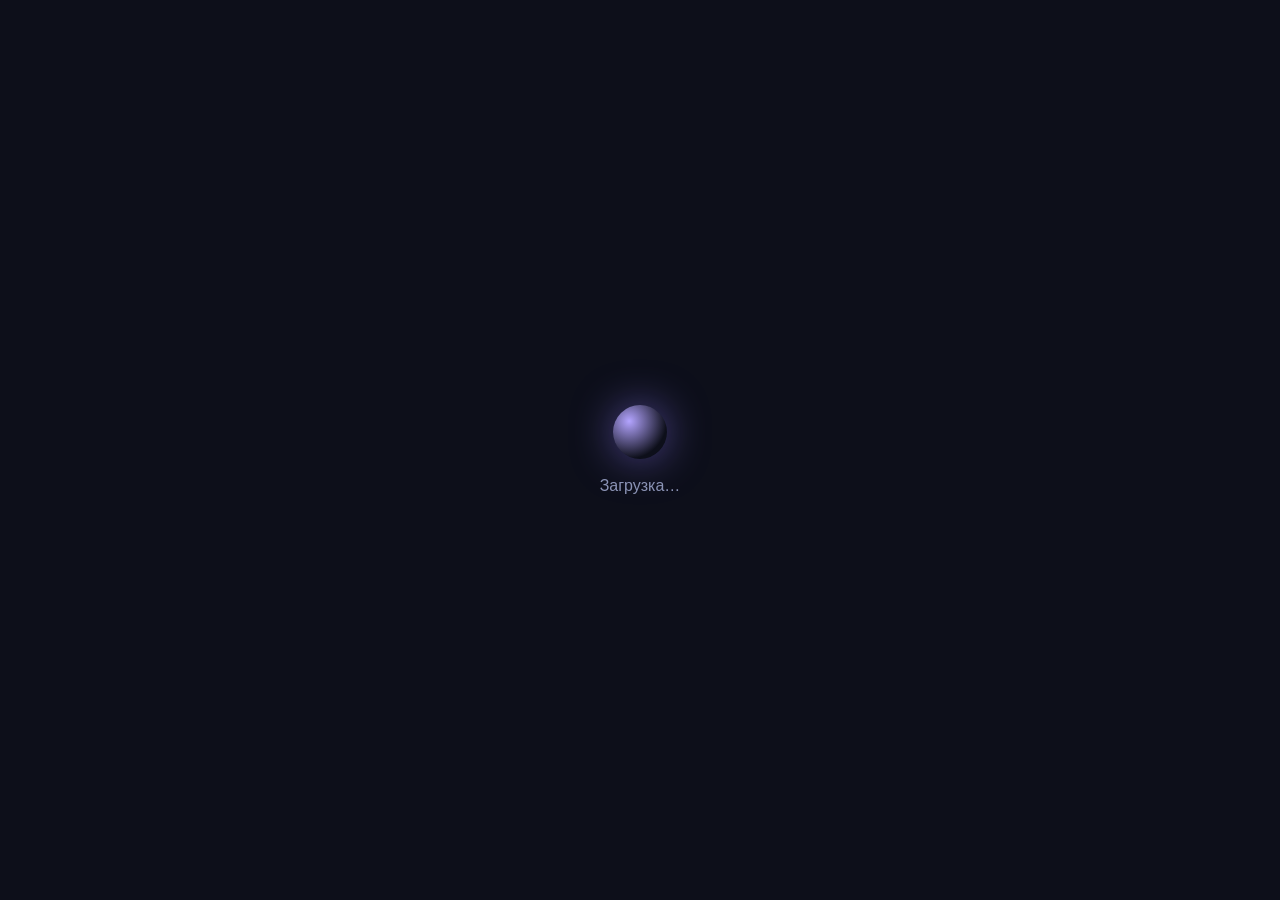
<file: miniapp/index.html>
<!DOCTYPE html>
<html lang="ru">
<head>
    <meta charset="UTF-8">
    <meta name="viewport" content="width=device-width, initial-scale=1.0, viewport-fit=cover">
    <title>Тени и Уют</title>
    <script src="https://telegram.org/js/telegram-web-app.js"></script>
    <link rel="stylesheet" href="styles.css">
</head>
<body>
    <div id="app">
        <div id="loading">
            <div class="loader-orb"></div>
            <p>Загрузка…</p>
        </div>

        <div id="content" hidden>
            <header id="topbar">
                <div class="brand">✦ Тени и Уют</div>
                <div class="badges">
                    <span class="badge" title="Монеты">◆ <span id="currency">0</span></span>
                    <span class="badge" title="Серия входов">✦ <span id="login-streak">0</span> дн</span>
                </div>
            </header>

            <main id="main-content">
                <section id="pet-page" class="page active">
                    <div class="page-head">
                        <h1 id="pet-name">Питомец</h1>
                        <span id="pet-caption" class="caption">—</span>
                    </div>

                    <div class="scene">
                        <div class="ring ring-tl" id="ring-hunger" style="--value: 0">
                            <div class="ring-dial"><span id="hunger-value">0</span></div>
                            <span class="ring-label">Голод</span>
                        </div>
                        <div class="ring ring-tr" id="ring-happiness" style="--value: 0">
                            <div class="ring-dial"><span id="happiness-value">0</span></div>
                            <span class="ring-label">Счастье</span>
                        </div>
                        <div class="ring ring-bl" id="ring-hygiene" style="--value: 0">
                            <div class="ring-dial"><span id="hygiene-value">0</span></div>
                            <span class="ring-label">Гигиена</span>
                        </div>
                        <div class="ring ring-br" id="ring-energy" style="--value: 0">
                            <div class="ring-dial"><span id="energy-value">0</span></div>
                            <span class="ring-label">Энергия</span>
                        </div>

                        <div class="pet-stage-glow"></div>
                        <div id="pet-avatar">✨</div>
                    </div>

                    <div class="meters">
                        <div class="meter">
                            <span class="meter-name">Дисциплина</span>
                            <span class="meter-track"><span class="meter-fill" id="bar-discipline"></span></span>
                            <span class="meter-value" id="discipline-value">0</span>
                        </div>
                        <div class="meter">
                            <span class="meter-name">Лапки</span>
                            <span class="meter-track"><span class="meter-fill" id="bar-strength"></span></span>
                            <span class="meter-value" id="strength-value">0</span>
                        </div>
                    </div>

                    <div id="pet-actions">
                        <button class="action-btn" data-action="feed">
                            <span class="action-icon">🍖</span>
                            <span class="action-text">Покормить</span>
                        </button>
                        <button class="action-btn" data-action="play">
                            <span class="action-icon">✦</span>
                            <span class="action-text">Играть</span>
                        </button>
                        <button class="action-btn" data-action="wash">
                            <span class="action-icon">◈</span>
                            <span class="action-text">Мыть</span>
                        </button>
                        <button class="action-btn" data-action="sleep">
                            <span class="action-icon">☾</span>
                            <span class="action-text">Спать</span>
                        </button>
                        <button class="action-btn" data-action="train">
                            <span class="action-icon">✧</span>
                            <span class="action-text">Тренировка</span>
                        </button>
                    </div>

                    <div class="xp-card">
                        <div class="xp-head">
                            <span id="xp-title">Опыт</span>
                            <span id="xp-numbers" class="caption">0 XP</span>
                        </div>
                        <div class="xp-track"><div class="xp-fill" id="xp-fill"></div></div>
                        <p id="growth-note" class="note"></p>
                    </div>
                </section>

                <section id="games-page" class="page">
                    <h2>Мини-игры</h2>

                    <article class="game-card">
                        <h3>Кости духов</h3>
                        <p class="game-rules">Твой кубик против кубика бота. У кого больше — тот и выиграл. Победа — ◆ 5</p>

                        <div class="dice-row">
                            <div class="dice-slot">
                                <span class="dice-face" id="dice-player">•</span>
                                <span class="dice-owner">Ты</span>
                            </div>
                            <span class="dice-vs">против</span>
                            <div class="dice-slot">
                                <span class="dice-face" id="dice-bot">•</span>
                                <span class="dice-owner">Бот</span>
                            </div>
                        </div>

                        <button class="primary-btn" id="dice-btn">Бросить кости</button>
                        <p class="note" id="dice-message"></p>
                    </article>

                    <article class="game-card">
                        <h3>Шёпот цифр</h3>
                        <p class="game-rules">Угадай число от 1 до 10. Точно — ◆ 15, мимо на единицу — ◆ 5</p>

                        <div class="number-grid" id="number-grid"></div>
                        <p class="note" id="number-message"></p>
                    </article>

                    <article class="game-card">
                        <h3>Слово из тумана</h3>
                        <p class="game-rules">Шесть попыток на слово из пяти букв. Угадал — ◆ 30, нет — ничего</p>

                        <div class="wordle-board" id="wordle-board"></div>

                        <form class="wordle-form" id="wordle-form" hidden>
                            <input class="wordle-input" id="wordle-input" type="text" maxlength="5"
                                   autocomplete="off" autocorrect="off" spellcheck="false" placeholder="слово">
                            <button class="primary-btn" type="submit">Ответить</button>
                        </form>

                        <button class="primary-btn" id="wordle-start" hidden>Загадать слово</button>
                        <p class="note" id="wordle-message"></p>
                    </article>
                </section>

                <section id="home-page" class="page">
                    <h2>Дом</h2>
                    <div class="card">
                        <div class="card-body">
                            <h3>Фон и декор</h3>
                            <p>Здесь появятся купленные фоны и обстановка для питомца</p>
                        </div>
                    </div>
                    <div id="home-items" class="card-grid"></div>
                    <p id="home-empty" class="note">Вы пока ничего не купили в магазине.</p>
                </section>

                <section id="shop-page" class="page">
                    <h2>Магазин</h2>
                    <div id="shop-items" class="card-grid"></div>
                    <p id="shop-empty" class="note" hidden>Товары ещё не добавлены.</p>
                </section>

                <section id="profile-page" class="page">
                    <h2>Профиль</h2>
                    <div class="card-grid">
                        <div class="stat-card"><span class="stat-name">Сообщений</span><span class="stat-value" id="stat-messages">0</span></div>
                        <div class="stat-card"><span class="stat-name">Серия входов</span><span class="stat-value" id="stat-login-streak">0</span></div>
                        <div class="stat-card"><span class="stat-name">Игр сыграно</span><span class="stat-value" id="stat-games">0</span></div>
                        <div class="stat-card"><span class="stat-name">Побед в играх</span><span class="stat-value" id="stat-wins">0</span></div>
                        <div class="stat-card"><span class="stat-name">Серия побед</span><span class="stat-value" id="stat-streak">0</span></div>
                        <div class="stat-card"><span class="stat-name">Кормлений</span><span class="stat-value" id="stat-feedings">0</span></div>
                        <div class="stat-card"><span class="stat-name">Купаний</span><span class="stat-value" id="stat-baths">0</span></div>
                        <div class="stat-card"><span class="stat-name">Снов</span><span class="stat-value" id="stat-sleeps">0</span></div>
                        <div class="stat-card"><span class="stat-name">Тренировок</span><span class="stat-value" id="stat-trainings">0</span></div>
                    </div>

                    <h3 class="section-title">Достижения</h3>
                    <div id="achievements-list" class="card-list"></div>
                    <p id="achievements-empty" class="note" hidden>Пока ни одного достижения. Ухаживайте за питомцем — они появятся.</p>
                </section>
            </main>

            <nav id="navigation">
                <button data-page="pet" class="nav-btn active">
                    <span class="nav-icon">◐</span><span class="nav-text">Питомец</span>
                </button>
                <button data-page="games" class="nav-btn">
                    <span class="nav-icon">◈</span><span class="nav-text">Игры</span>
                </button>
                <button data-page="home" class="nav-btn">
                    <span class="nav-icon">⌂</span><span class="nav-text">Дом</span>
                </button>
                <button data-page="shop" class="nav-btn">
                    <span class="nav-icon">▤</span><span class="nav-text">Магазин</span>
                </button>
                <button data-page="profile" class="nav-btn">
                    <span class="nav-icon">◉</span><span class="nav-text">Профиль</span>
                </button>
            </nav>
        </div>
    </div>

    <script src="app.js"></script>
    <script src="assets.js"></script>
</body>
</html>
</file>
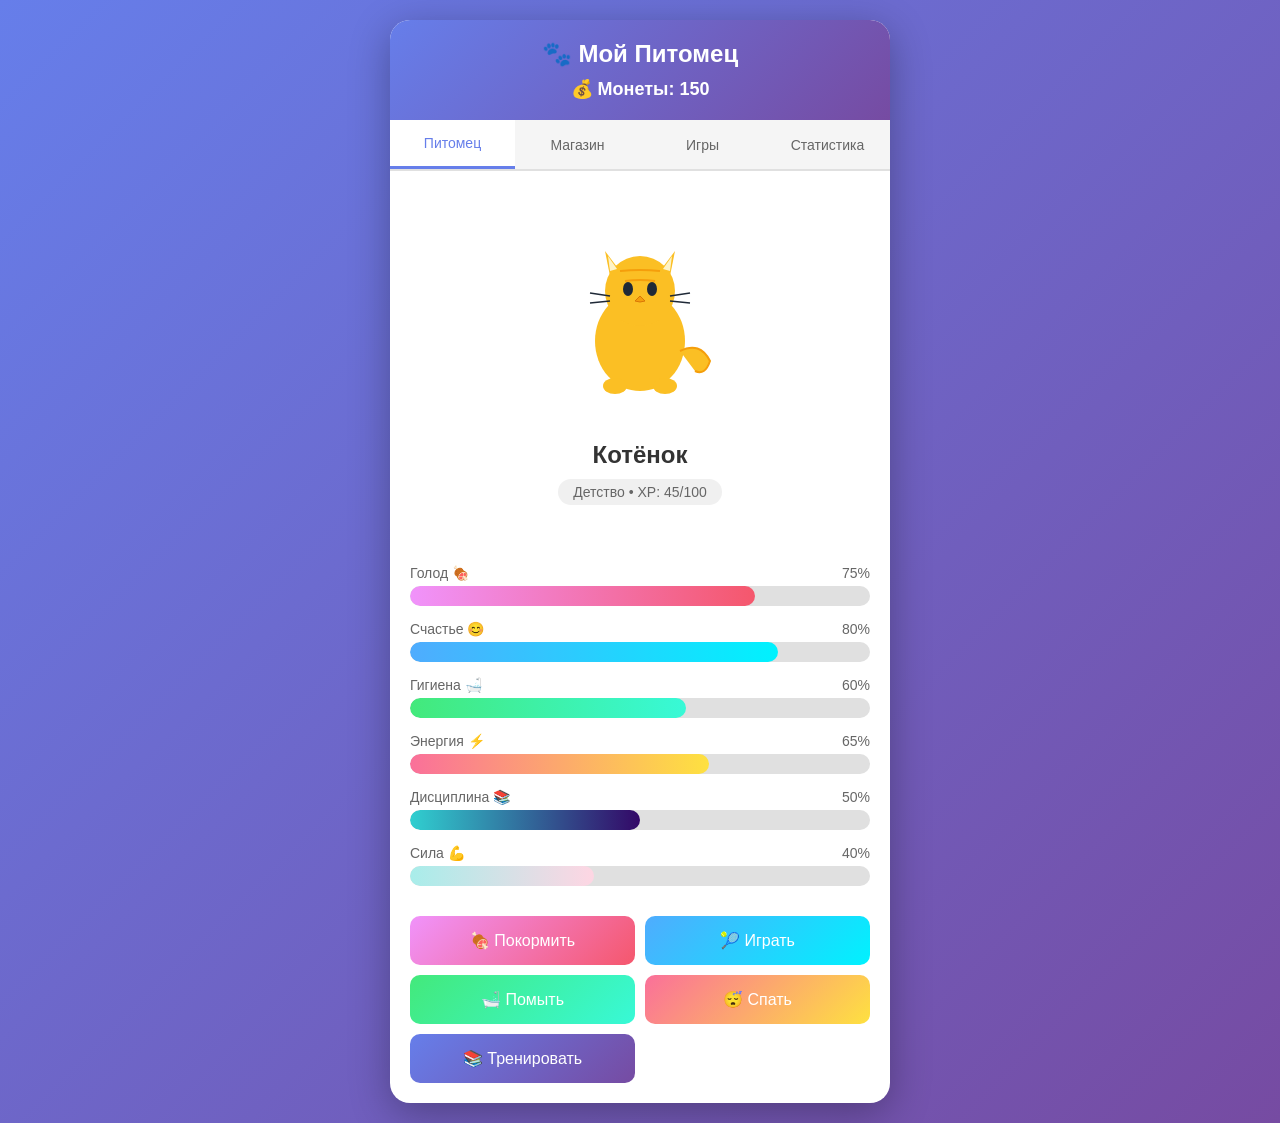
<file: miniapp/standalone.html>
<!DOCTYPE html>
<html lang="ru">
<head>
    <meta charset="UTF-8">
    <meta name="viewport" content="width=device-width, initial-scale=1.0">
    <title>Мой Питомец</title>
    <style>
        * {
            margin: 0;
            padding: 0;
            box-sizing: border-box;
        }

        body {
            font-family: -apple-system, BlinkMacSystemFont, 'Segoe UI', Roboto, Helvetica, Arial, sans-serif;
            background: linear-gradient(135deg, #667eea 0%, #764ba2 100%);
            min-height: 100vh;
            padding: 20px;
        }

        .container {
            max-width: 500px;
            margin: 0 auto;
            background: white;
            border-radius: 20px;
            box-shadow: 0 10px 40px rgba(0,0,0,0.3);
            overflow: hidden;
        }

        .header {
            background: linear-gradient(135deg, #667eea 0%, #764ba2 100%);
            color: white;
            padding: 20px;
            text-align: center;
        }

        .header h1 {
            font-size: 24px;
            margin-bottom: 10px;
        }

        .currency {
            font-size: 18px;
            font-weight: bold;
        }

        .tabs {
            display: flex;
            background: #f5f5f5;
            border-bottom: 2px solid #e0e0e0;
        }

        .tab {
            flex: 1;
            padding: 15px;
            text-align: center;
            cursor: pointer;
            border: none;
            background: none;
            font-size: 14px;
            font-weight: 500;
            color: #666;
            transition: all 0.3s;
        }

        .tab.active {
            background: white;
            color: #667eea;
            border-bottom: 3px solid #667eea;
        }

        .content {
            padding: 20px;
        }

        .tab-content {
            display: none;
        }

        .tab-content.active {
            display: block;
        }

        .pet-display {
            text-align: center;
            padding: 30px 0;
        }

        .pet-svg {
            width: 200px;
            height: 200px;
            margin: 0 auto;
        }

        .pet-info {
            margin-top: 20px;
        }

        .pet-name {
            font-size: 24px;
            font-weight: bold;
            color: #333;
            margin-bottom: 10px;
        }

        .pet-stage {
            font-size: 14px;
            color: #666;
            background: #f0f0f0;
            padding: 5px 15px;
            border-radius: 15px;
            display: inline-block;
        }

        .stats {
            margin-top: 30px;
        }

        .stat {
            margin-bottom: 15px;
        }

        .stat-label {
            display: flex;
            justify-content: space-between;
            margin-bottom: 5px;
            font-size: 14px;
            color: #666;
        }

        .stat-bar {
            height: 20px;
            background: #e0e0e0;
            border-radius: 10px;
            overflow: hidden;
        }

        .stat-fill {
            height: 100%;
            transition: width 0.3s;
            border-radius: 10px;
        }

        .stat-fill.hunger { background: linear-gradient(90deg, #f093fb 0%, #f5576c 100%); }
        .stat-fill.happiness { background: linear-gradient(90deg, #4facfe 0%, #00f2fe 100%); }
        .stat-fill.hygiene { background: linear-gradient(90deg, #43e97b 0%, #38f9d7 100%); }
        .stat-fill.energy { background: linear-gradient(90deg, #fa709a 0%, #fee140 100%); }
        .stat-fill.discipline { background: linear-gradient(90deg, #30cfd0 0%, #330867 100%); }
        .stat-fill.strength { background: linear-gradient(90deg, #a8edea 0%, #fed6e3 100%); }

        .actions {
            display: grid;
            grid-template-columns: 1fr 1fr;
            gap: 10px;
            margin-top: 30px;
        }

        .action-btn {
            padding: 15px;
            border: none;
            border-radius: 10px;
            font-size: 16px;
            font-weight: 500;
            cursor: pointer;
            transition: all 0.3s;
            color: white;
        }

        .action-btn:hover {
            transform: translateY(-2px);
            box-shadow: 0 5px 15px rgba(0,0,0,0.2);
        }

        .action-btn:disabled {
            opacity: 0.5;
            cursor: not-allowed;
            transform: none;
        }

        .action-btn.feed { background: linear-gradient(135deg, #f093fb 0%, #f5576c 100%); }
        .action-btn.play { background: linear-gradient(135deg, #4facfe 0%, #00f2fe 100%); }
        .action-btn.wash { background: linear-gradient(135deg, #43e97b 0%, #38f9d7 100%); }
        .action-btn.sleep { background: linear-gradient(135deg, #fa709a 0%, #fee140 100%); }
        .action-btn.train { background: linear-gradient(135deg, #667eea 0%, #764ba2 100%); }

        .shop-items {
            display: grid;
            gap: 15px;
        }

        .shop-item {
            background: #f8f9fa;
            border-radius: 10px;
            padding: 15px;
            display: flex;
            justify-content: space-between;
            align-items: center;
        }

        .item-info h3 {
            font-size: 16px;
            margin-bottom: 5px;
        }

        .item-info p {
            font-size: 12px;
            color: #666;
        }

        .item-price {
            font-size: 18px;
            font-weight: bold;
            color: #667eea;
        }

        .buy-btn {
            margin-left: 10px;
            padding: 8px 20px;
            background: #667eea;
            color: white;
            border: none;
            border-radius: 5px;
            cursor: pointer;
        }

        .games {
            display: grid;
            gap: 15px;
        }

        .game-card {
            background: #f8f9fa;
            border-radius: 10px;
            padding: 20px;
        }

        .game-card h3 {
            font-size: 18px;
            margin-bottom: 10px;
            color: #667eea;
        }

        .game-card p {
            font-size: 14px;
            color: #666;
            margin-bottom: 15px;
        }

        .game-controls {
            display: flex;
            gap: 10px;
            flex-wrap: wrap;
        }

        .game-btn {
            padding: 10px 20px;
            background: #667eea;
            color: white;
            border: none;
            border-radius: 5px;
            cursor: pointer;
            flex: 1;
            min-width: 80px;
        }

        .message {
            margin-top: 15px;
            padding: 10px;
            border-radius: 5px;
            text-align: center;
            font-size: 14px;
        }

        .message.success {
            background: #d4edda;
            color: #155724;
        }

        .message.error {
            background: #f8d7da;
            color: #721c24;
        }
    </style>
</head>
<body>
    <div class="container">
        <div class="header">
            <h1>🐾 Мой Питомец</h1>
            <div class="currency">💰 Монеты: <span id="currency">150</span></div>
        </div>

        <div class="tabs">
            <button class="tab active" onclick="switchTab('pet')">Питомец</button>
            <button class="tab" onclick="switchTab('shop')">Магазин</button>
            <button class="tab" onclick="switchTab('games')">Игры</button>
            <button class="tab" onclick="switchTab('stats')">Статистика</button>
        </div>

        <div class="content">
            <!-- Pet Tab -->
            <div id="pet-tab" class="tab-content active">
                <div class="pet-display">
                    <div class="pet-svg" id="petImage"></div>
                    <div class="pet-info">
                        <div class="pet-name">Котёнок</div>
                        <div class="pet-stage">Детство • XP: 45/100</div>
                    </div>
                </div>

                <div class="stats">
                    <div class="stat">
                        <div class="stat-label">
                            <span>Голод 🍖</span>
                            <span id="hunger-value">75%</span>
                        </div>
                        <div class="stat-bar">
                            <div class="stat-fill hunger" id="hunger-bar" style="width: 75%"></div>
                        </div>
                    </div>

                    <div class="stat">
                        <div class="stat-label">
                            <span>Счастье 😊</span>
                            <span id="happiness-value">80%</span>
                        </div>
                        <div class="stat-bar">
                            <div class="stat-fill happiness" id="happiness-bar" style="width: 80%"></div>
                        </div>
                    </div>

                    <div class="stat">
                        <div class="stat-label">
                            <span>Гигиена 🛁</span>
                            <span id="hygiene-value">60%</span>
                        </div>
                        <div class="stat-bar">
                            <div class="stat-fill hygiene" id="hygiene-bar" style="width: 60%"></div>
                        </div>
                    </div>

                    <div class="stat">
                        <div class="stat-label">
                            <span>Энергия ⚡</span>
                            <span id="energy-value">65%</span>
                        </div>
                        <div class="stat-bar">
                            <div class="stat-fill energy" id="energy-bar" style="width: 65%"></div>
                        </div>
                    </div>

                    <div class="stat">
                        <div class="stat-label">
                            <span>Дисциплина 📚</span>
                            <span id="discipline-value">50%</span>
                        </div>
                        <div class="stat-bar">
                            <div class="stat-fill discipline" id="discipline-bar" style="width: 50%"></div>
                        </div>
                    </div>

                    <div class="stat">
                        <div class="stat-label">
                            <span>Сила 💪</span>
                            <span id="strength-value">40%</span>
                        </div>
                        <div class="stat-bar">
                            <div class="stat-fill strength" id="strength-bar" style="width: 40%"></div>
                        </div>
                    </div>
                </div>

                <div class="actions">
                    <button class="action-btn feed" onclick="performAction('feed')">🍖 Покормить</button>
                    <button class="action-btn play" onclick="performAction('play')">🎾 Играть</button>
                    <button class="action-btn wash" onclick="performAction('wash')">🛁 Помыть</button>
                    <button class="action-btn sleep" onclick="performAction('sleep')">😴 Спать</button>
                    <button class="action-btn train" onclick="performAction('train')">📚 Тренировать</button>
                </div>

                <div id="action-message"></div>
            </div>

            <!-- Shop Tab -->
            <div id="shop-tab" class="tab-content">
                <div class="shop-items">
                    <div class="shop-item">
                        <div class="item-info">
                            <h3>🥩 Премиум корм</h3>
                            <p>Восстанавливает 30 голода</p>
                        </div>
                        <div>
                            <span class="item-price">50💰</span>
                            <button class="buy-btn" onclick="buyItem('Премиум корм', 50)">Купить</button>
                        </div>
                    </div>

                    <div class="shop-item">
                        <div class="item-info">
                            <h3>🎾 Супер мяч</h3>
                            <p>Восстанавливает 25 счастья</p>
                        </div>
                        <div>
                            <span class="item-price">40💰</span>
                            <button class="buy-btn" onclick="buyItem('Супер мяч', 40)">Купить</button>
                        </div>
                    </div>

                    <div class="shop-item">
                        <div class="item-info">
                            <h3>🎀 Красная лента</h3>
                            <p>Украшение: +5 счастье</p>
                        </div>
                        <div>
                            <span class="item-price">100💰</span>
                            <button class="buy-btn" onclick="buyItem('Красная лента', 100)">Купить</button>
                        </div>
                    </div>
                </div>
                <div id="shop-message"></div>
            </div>

            <!-- Games Tab -->
            <div id="games-tab" class="tab-content">
                <div class="games">
                    <div class="game-card">
                        <h3>🎲 Призрачный кубик</h3>
                        <p>Угадай число от 1 до 6. Выигрыш: 30💰</p>
                        <div class="game-controls">
                            <button class="game-btn" onclick="playGame('cube', 1)">1</button>
                            <button class="game-btn" onclick="playGame('cube', 2)">2</button>
                            <button class="game-btn" onclick="playGame('cube', 3)">3</button>
                            <button class="game-btn" onclick="playGame('cube', 4)">4</button>
                            <button class="game-btn" onclick="playGame('cube', 5)">5</button>
                            <button class="game-btn" onclick="playGame('cube', 6)">6</button>
                        </div>
                        <div id="cube-result"></div>
                    </div>

                    <div class="game-card">
                        <h3>🔮 Шёпот чисел</h3>
                        <p>Угадай число от 1 до 10. Выигрыш: 50💰</p>
                        <div class="game-controls">
                            <button class="game-btn" onclick="playGame('whisper', 1)">1</button>
                            <button class="game-btn" onclick="playGame('whisper', 2)">2</button>
                            <button class="game-btn" onclick="playGame('whisper', 3)">3</button>
                            <button class="game-btn" onclick="playGame('whisper', 4)">4</button>
                            <button class="game-btn" onclick="playGame('whisper', 5)">5</button>
                            <button class="game-btn" onclick="playGame('whisper', 6)">6</button>
                            <button class="game-btn" onclick="playGame('whisper', 7)">7</button>
                            <button class="game-btn" onclick="playGame('whisper', 8)">8</button>
                            <button class="game-btn" onclick="playGame('whisper', 9)">9</button>
                            <button class="game-btn" onclick="playGame('whisper', 10)">10</button>
                        </div>
                        <div id="whisper-result"></div>
                    </div>

                    <div class="game-card">
                        <h3>🌙 Проклятая загадка</h3>
                        <p>Выбери ответ A, B или C. Выигрыш: 20💰</p>
                        <div class="game-controls">
                            <button class="game-btn" onclick="playGame('riddle', 'A')">A</button>
                            <button class="game-btn" onclick="playGame('riddle', 'B')">B</button>
                            <button class="game-btn" onclick="playGame('riddle', 'C')">C</button>
                        </div>
                        <div id="riddle-result"></div>
                    </div>
                </div>
            </div>

            <!-- Stats Tab -->
            <div id="stats-tab" class="tab-content">
                <div class="stats">
                    <h3 style="margin-bottom: 20px; color: #667eea;">📊 Общая статистика</h3>

                    <div style="background: #f8f9fa; padding: 15px; border-radius: 10px; margin-bottom: 10px;">
                        <div style="display: flex; justify-content: space-between;">
                            <span>Отправлено сообщений</span>
                            <strong>42</strong>
                        </div>
                    </div>

                    <div style="background: #f8f9fa; padding: 15px; border-radius: 10px; margin-bottom: 10px;">
                        <div style="display: flex; justify-content: space-between;">
                            <span>Игр сыграно</span>
                            <strong>15</strong>
                        </div>
                    </div>

                    <div style="background: #f8f9fa; padding: 15px; border-radius: 10px; margin-bottom: 10px;">
                        <div style="display: flex; justify-content: space-between;">
                            <span>Игр выиграно</span>
                            <strong>8</strong>
                        </div>
                    </div>

                    <div style="background: #f8f9fa; padding: 15px; border-radius: 10px; margin-bottom: 10px;">
                        <div style="display: flex; justify-content: space-between;">
                            <span>Текущая серия побед</span>
                            <strong>3 🔥</strong>
                        </div>
                    </div>

                    <div style="background: #f8f9fa; padding: 15px; border-radius: 10px; margin-bottom: 10px;">
                        <div style="display: flex; justify-content: space-between;">
                            <span>Кормлений</span>
                            <strong>28</strong>
                        </div>
                    </div>

                    <div style="background: #f8f9fa; padding: 15px; border-radius: 10px; margin-bottom: 10px;">
                        <div style="display: flex; justify-content: space-between;">
                            <span>Купаний</span>
                            <strong>12</strong>
                        </div>
                    </div>

                    <div style="background: #f8f9fa; padding: 15px; border-radius: 10px; margin-bottom: 10px;">
                        <div style="display: flex; justify-content: space-between;">
                            <span>Сеансов сна</span>
                            <strong>18</strong>
                        </div>
                    </div>

                    <div style="background: #f8f9fa; padding: 15px; border-radius: 10px; margin-bottom: 10px;">
                        <div style="display: flex; justify-content: space-between;">
                            <span>Тренировок</span>
                            <strong>10</strong>
                        </div>
                    </div>

                    <div style="background: #f8f9fa; padding: 15px; border-radius: 10px; margin-bottom: 10px;">
                        <div style="display: flex; justify-content: space-between;">
                            <span>Серия входов</span>
                            <strong>5 дней 🌟</strong>
                        </div>
                    </div>
                </div>
            </div>
        </div>
    </div>

    <script>
        // Load pet SVG
        fetch('assets/pets/cat.svg')
            .then(r => r.text())
            .then(svg => {
                document.getElementById('petImage').innerHTML = svg;
            });

        function switchTab(tabName) {
            // Hide all tabs
            document.querySelectorAll('.tab-content').forEach(t => t.classList.remove('active'));
            document.querySelectorAll('.tab').forEach(t => t.classList.remove('active'));

            // Show selected tab
            document.getElementById(tabName + '-tab').classList.add('active');
            event.target.classList.add('active');
        }

        function performAction(action) {
            const actions = {
                feed: { param: 'hunger', value: 75, delta: 15, text: 'Покормили питомца!' },
                play: { param: 'happiness', value: 80, delta: 10, text: 'Поиграли с питомцем!' },
                wash: { param: 'hygiene', value: 60, delta: 20, text: 'Помыли питомца!' },
                sleep: { param: 'energy', value: 65, delta: 25, text: 'Питомец отдохнул!' },
                train: { param: 'discipline', value: 50, delta: 10, text: 'Потренировали питомца!' }
            };

            const act = actions[action];
            const newValue = Math.min(100, act.value + act.delta);

            document.getElementById(act.param + '-bar').style.width = newValue + '%';
            document.getElementById(act.param + '-value').textContent = newValue + '%';

            showMessage('action-message', act.text, 'success');
        }

        function buyItem(name, price) {
            const currencyEl = document.getElementById('currency');
            const current = parseInt(currencyEl.textContent);

            if (current >= price) {
                currencyEl.textContent = current - price;
                showMessage('shop-message', `Куплено: ${name}!`, 'success');
            } else {
                showMessage('shop-message', 'Недостаточно монет!', 'error');
            }
        }

        function playGame(game, guess) {
            const games = {
                cube: { max: 6, reward: 30, result: 'cube-result' },
                whisper: { max: 10, reward: 50, result: 'whisper-result' },
                riddle: { max: 3, reward: 20, result: 'riddle-result', options: ['A', 'B', 'C'] }
            };

            const g = games[game];
            let correct;

            if (game === 'riddle') {
                correct = g.options[Math.floor(Math.random() * 3)];
            } else {
                correct = Math.floor(Math.random() * g.max) + 1;
            }

            const won = guess == correct;
            const currencyEl = document.getElementById('currency');

            if (won) {
                currencyEl.textContent = parseInt(currencyEl.textContent) + g.reward;
                showMessage(g.result, `Выиграл! Правильный ответ: ${correct}. +${g.reward}💰`, 'success');
            } else {
                showMessage(g.result, `Проиграл! Правильный ответ: ${correct}`, 'error');
            }
        }

        function showMessage(elementId, text, type) {
            const el = document.getElementById(elementId);
            el.innerHTML = `<div class="message ${type}">${text}</div>`;
            setTimeout(() => el.innerHTML = '', 3000);
        }
    </script>
</body>
</html>
</file>
<file: miniapp/styles.css>
:root {
    --bg: #0d0f1a;
    --bg-soft: #141828;
    --card: #171c2e;
    --card-hi: #1d2338;
    --line: #262c44;
    --text: #e8ebf7;
    --muted: #8b93b5;
    --accent: #8f7bff;
    --accent-soft: #b3a4ff;
    --gold: #ffcc66;
    --danger: #ff6b81;
    --green: #5cc98a;
    --radius: 16px;
}

* {
    margin: 0;
    padding: 0;
    box-sizing: border-box;
}

body {
    font-family: -apple-system, BlinkMacSystemFont, 'Segoe UI', Roboto, Helvetica, Arial, sans-serif;
    background: var(--bg);
    color: var(--text);
    min-height: 100vh;
    -webkit-font-smoothing: antialiased;
}

#app {
    max-width: 520px;
    margin: 0 auto;
}

#loading {
    display: flex;
    flex-direction: column;
    align-items: center;
    justify-content: center;
    gap: 18px;
    height: 100vh;
    color: var(--muted);
    text-align: center;
    padding: 0 32px;
}

.loader-orb {
    width: 54px;
    height: 54px;
    border-radius: 50%;
    background: radial-gradient(circle at 30% 30%, var(--accent-soft), transparent 70%);
    box-shadow: 0 0 40px rgba(143, 123, 255, 0.5);
    animation: pulse 1.6s ease-in-out infinite;
}

@keyframes pulse {
    0%, 100% { transform: scale(0.9); opacity: 0.7; }
    50% { transform: scale(1.05); opacity: 1; }
}

/* Шапка */

#topbar {
    position: sticky;
    top: 0;
    z-index: 20;
    display: flex;
    align-items: center;
    justify-content: space-between;
    gap: 12px;
    padding: 14px 18px;
    background: rgba(13, 15, 26, 0.92);
    backdrop-filter: blur(12px);
    border-bottom: 1px solid var(--line);
}

.brand {
    font-size: 14px;
    font-weight: 600;
    letter-spacing: 0.04em;
    color: var(--accent-soft);
}

.badges {
    display: flex;
    gap: 8px;
}

.badge {
    padding: 5px 11px;
    border-radius: 999px;
    background: var(--card);
    border: 1px solid var(--line);
    font-size: 12px;
    font-weight: 600;
    color: var(--gold);
    white-space: nowrap;
}

.badge + .badge {
    color: var(--accent-soft);
}

/* Страницы */

#main-content {
    padding: 18px 18px 110px;
}

.page {
    display: none;
}

.page.active {
    display: block;
    animation: fade 0.25s ease;
}

@keyframes fade {
    from { opacity: 0; transform: translateY(6px); }
    to { opacity: 1; transform: none; }
}

.page-head {
    display: flex;
    align-items: baseline;
    justify-content: space-between;
    gap: 12px;
    margin-bottom: 16px;
}

h1 {
    font-size: 24px;
    font-weight: 700;
}

h2 {
    font-size: 20px;
    font-weight: 700;
    margin-bottom: 16px;
    color: var(--accent-soft);
}

h3 {
    font-size: 15px;
    font-weight: 600;
}

.section-title {
    margin: 24px 0 12px;
    font-size: 16px;
    color: var(--accent-soft);
}

.caption {
    font-size: 11px;
    letter-spacing: 0.08em;
    text-transform: uppercase;
    color: var(--muted);
}

.note {
    margin-top: 12px;
    font-size: 12px;
    line-height: 1.5;
    color: var(--muted);
}

/* Сцена с питомцем */

.scene {
    position: relative;
    aspect-ratio: 1 / 0.82;
    border-radius: 22px;
    background:
        radial-gradient(circle at 50% 45%, rgba(143, 123, 255, 0.22), transparent 60%),
        linear-gradient(160deg, #182036, #10131f);
    border: 1px solid var(--line);
    overflow: hidden;
}

.pet-stage-glow {
    position: absolute;
    top: 50%;
    left: 50%;
    width: 150px;
    height: 150px;
    transform: translate(-50%, -50%);
    border-radius: 50%;
    background: radial-gradient(circle, rgba(179, 164, 255, 0.35), transparent 65%);
    filter: blur(6px);
    animation: pulse 3.4s ease-in-out infinite;
}

#pet-avatar {
    position: absolute;
    top: 50%;
    left: 50%;
    transform: translate(-50%, -50%);
    font-size: 76px;
    line-height: 1;
    filter: drop-shadow(0 8px 24px rgba(143, 123, 255, 0.45));
}

/* Кольца параметров */

.ring {
    position: absolute;
    display: flex;
    flex-direction: column;
    align-items: center;
    gap: 4px;
}

.ring-tl { top: 16px; left: 16px; }
.ring-tr { top: 16px; right: 16px; }
.ring-bl { bottom: 16px; left: 16px; }
.ring-br { bottom: 16px; right: 16px; }

.ring-dial {
    position: relative;
    width: 46px;
    height: 46px;
    display: grid;
    place-items: center;
    border-radius: 50%;
    font-size: 12px;
    font-weight: 700;
    background:
        conic-gradient(var(--accent) calc(var(--value, 0) * 1%), rgba(255, 255, 255, 0.07) 0);
    transition: background 0.4s ease;
}

.ring-dial::after {
    content: '';
    position: absolute;
    inset: 4px;
    border-radius: 50%;
    background: #141a2b;
}

.ring-dial span {
    position: relative;
    z-index: 1;
}

.ring.is-low .ring-dial {
    background: conic-gradient(var(--danger) calc(var(--value, 0) * 1%), rgba(255, 255, 255, 0.07) 0);
}

.ring.is-low .ring-label {
    color: var(--danger);
}

.ring-label {
    font-size: 9px;
    letter-spacing: 0.06em;
    text-transform: uppercase;
    color: var(--muted);
}

/* Дисциплина и лапки */

.meters {
    display: flex;
    flex-direction: column;
    gap: 10px;
    margin-top: 14px;
}

.meter {
    display: grid;
    grid-template-columns: 80px 1fr 28px;
    align-items: center;
    gap: 10px;
    font-size: 12px;
    color: var(--muted);
}

.meter-track {
    height: 6px;
    border-radius: 999px;
    background: rgba(255, 255, 255, 0.07);
    overflow: hidden;
}

.meter-fill {
    display: block;
    height: 100%;
    width: 0;
    border-radius: 999px;
    background: linear-gradient(90deg, var(--accent), var(--accent-soft));
    transition: width 0.4s ease;
}

.meter-value {
    text-align: right;
    font-weight: 600;
    color: var(--text);
}

/* Действия */

#pet-actions {
    display: grid;
    grid-template-columns: repeat(5, 1fr);
    gap: 8px;
    margin-top: 16px;
}

.action-btn {
    display: flex;
    flex-direction: column;
    align-items: center;
    gap: 6px;
    padding: 12px 4px;
    border: 1px solid var(--line);
    border-radius: 14px;
    background: var(--card);
    color: var(--text);
    cursor: pointer;
    transition: transform 0.15s ease, background 0.15s ease;
}

.action-btn:active {
    transform: scale(0.95);
    background: var(--card-hi);
}

.action-icon {
    font-size: 18px;
}

.action-text {
    font-size: 10px;
    color: var(--muted);
}

/* Опыт */

.xp-card {
    margin-top: 18px;
    padding: 14px 16px;
    border-radius: var(--radius);
    background: var(--card);
    border: 1px solid var(--line);
}

.xp-head {
    display: flex;
    align-items: baseline;
    justify-content: space-between;
    gap: 12px;
    margin-bottom: 10px;
    font-size: 13px;
    font-weight: 600;
}

.xp-track {
    height: 8px;
    border-radius: 999px;
    background: rgba(255, 255, 255, 0.07);
    overflow: hidden;
}

.xp-fill {
    height: 100%;
    width: 0;
    border-radius: 999px;
    background: linear-gradient(90deg, var(--accent), var(--gold));
    transition: width 0.5s ease;
}

/* Карточки */

.card-list {
    display: flex;
    flex-direction: column;
    gap: 12px;
}

.card-grid {
    display: grid;
    grid-template-columns: repeat(2, 1fr);
    gap: 12px;
}

.card {
    display: flex;
    align-items: center;
    justify-content: space-between;
    gap: 12px;
    padding: 16px;
    border-radius: var(--radius);
    background: var(--card);
    border: 1px solid var(--line);
}

.card-body p {
    margin-top: 4px;
    font-size: 12px;
    line-height: 1.4;
    color: var(--muted);
}

.pill {
    flex-shrink: 0;
    padding: 4px 10px;
    border-radius: 999px;
    background: rgba(143, 123, 255, 0.16);
    color: var(--accent-soft);
    font-size: 11px;
    font-weight: 600;
}

.shop-card {
    display: flex;
    flex-direction: column;
    gap: 6px;
    padding: 14px;
    border-radius: var(--radius);
    background: var(--card);
    border: 1px solid var(--line);
}

.shop-card p {
    font-size: 11px;
    line-height: 1.4;
    color: var(--muted);
    flex-grow: 1;
}

.price-btn {
    margin-top: 6px;
    padding: 8px 12px;
    border: none;
    border-radius: 10px;
    background: rgba(255, 204, 102, 0.14);
    color: var(--gold);
    font-size: 13px;
    font-weight: 700;
    cursor: pointer;
    transition: transform 0.15s ease;
}

.price-btn:active {
    transform: scale(0.96);
}

.stat-card {
    display: flex;
    flex-direction: column;
    gap: 6px;
    padding: 14px;
    border-radius: var(--radius);
    background: var(--card);
    border: 1px solid var(--line);
}

.stat-name {
    font-size: 11px;
    color: var(--muted);
}

.stat-value {
    font-size: 20px;
    font-weight: 700;
}

/* Игры */

.game-card {
    padding: 16px;
    border-radius: var(--radius);
    background: var(--card);
    border: 1px solid var(--line);
}

.game-card + .game-card {
    margin-top: 12px;
}

.game-rules {
    margin-top: 6px;
    font-size: 12px;
    line-height: 1.4;
    color: var(--muted);
}

.primary-btn {
    width: 100%;
    margin-top: 14px;
    padding: 12px;
    border: none;
    border-radius: 12px;
    background: linear-gradient(90deg, var(--accent), var(--accent-soft));
    color: #12142099;
    color: #131629;
    font-size: 14px;
    font-weight: 700;
    cursor: pointer;
    transition: transform 0.15s ease, opacity 0.2s ease;
}

.primary-btn:active {
    transform: scale(0.98);
}

.primary-btn:disabled {
    opacity: 0.45;
    cursor: default;
    transform: none;
}

/* Кости */

.dice-row {
    display: flex;
    align-items: center;
    justify-content: center;
    gap: 18px;
    margin-top: 16px;
}

.dice-slot {
    display: flex;
    flex-direction: column;
    align-items: center;
    gap: 6px;
}

.dice-face {
    display: grid;
    place-items: center;
    width: 68px;
    height: 68px;
    border-radius: 16px;
    background: var(--card-hi);
    border: 1px solid var(--line);
    font-size: 44px;
    line-height: 1;
    color: var(--accent-soft);
}

.dice-face.is-rolling {
    animation: dice-shake 0.45s ease-in-out infinite;
}

@keyframes dice-shake {
    0%, 100% { transform: translateY(0) rotate(0deg); }
    25% { transform: translateY(-4px) rotate(-8deg); }
    75% { transform: translateY(4px) rotate(8deg); }
}

.dice-owner {
    font-size: 10px;
    letter-spacing: 0.06em;
    text-transform: uppercase;
    color: var(--muted);
}

.dice-vs {
    font-size: 11px;
    text-transform: uppercase;
    letter-spacing: 0.08em;
    color: var(--muted);
}

/* Шёпот цифр */

.number-grid {
    display: grid;
    grid-template-columns: repeat(5, 1fr);
    gap: 8px;
    margin-top: 16px;
}

.number-btn {
    padding: 12px 0;
    border: 1px solid var(--line);
    border-radius: 12px;
    background: var(--card-hi);
    color: var(--text);
    font-size: 15px;
    font-weight: 600;
    cursor: pointer;
    transition: transform 0.15s ease, opacity 0.2s ease;
}

.number-btn:active {
    transform: scale(0.94);
}

.number-btn:disabled {
    opacity: 0.4;
    cursor: default;
    transform: none;
}

/* Вордли */

.wordle-board {
    display: grid;
    grid-template-columns: repeat(5, 1fr);
    gap: 6px;
    margin-top: 16px;
}

.wordle-cell {
    display: grid;
    place-items: center;
    aspect-ratio: 1 / 1;
    border-radius: 10px;
    border: 1px solid var(--line);
    background: rgba(255, 255, 255, 0.03);
    font-size: 20px;
    font-weight: 700;
    text-transform: uppercase;
}

.wordle-cell.correct {
    background: rgba(92, 201, 138, 0.22);
    border-color: var(--green);
    color: var(--green);
}

.wordle-cell.present {
    background: rgba(255, 204, 102, 0.18);
    border-color: var(--gold);
    color: var(--gold);
}

.wordle-cell.absent {
    background: rgba(255, 255, 255, 0.04);
    color: var(--muted);
}

.wordle-form {
    display: flex;
    gap: 8px;
    align-items: stretch;
    margin-top: 14px;
}

.wordle-input {
    flex: 1;
    min-width: 0;
    padding: 12px 14px;
    border: 1px solid var(--line);
    border-radius: 12px;
    background: var(--card-hi);
    color: var(--text);
    font-size: 16px;
    letter-spacing: 0.14em;
    text-transform: uppercase;
}

.wordle-input:focus {
    outline: none;
    border-color: var(--accent);
}

.wordle-form .primary-btn {
    width: auto;
    margin-top: 0;
    padding: 12px 18px;
}

/* Навигация */

#navigation {
    position: fixed;
    left: 0;
    right: 0;
    bottom: 0;
    z-index: 30;
    display: flex;
    justify-content: space-around;
    max-width: 520px;
    margin: 0 auto;
    padding: 10px 8px calc(10px + env(safe-area-inset-bottom));
    background: rgba(20, 24, 40, 0.96);
    backdrop-filter: blur(12px);
    border-top: 1px solid var(--line);
}

.nav-btn {
    display: flex;
    flex-direction: column;
    align-items: center;
    gap: 4px;
    padding: 6px 10px;
    border: none;
    background: none;
    color: var(--muted);
    cursor: pointer;
    transition: color 0.2s ease;
}

.nav-icon {
    font-size: 16px;
}

.nav-text {
    font-size: 10px;
}

.nav-btn.active {
    color: var(--accent-soft);
}

@media (max-width: 340px) {
    .action-text { display: none; }
    .card-grid { grid-template-columns: 1fr; }
    .dice-face { width: 58px; height: 58px; font-size: 36px; }
}
</file>
